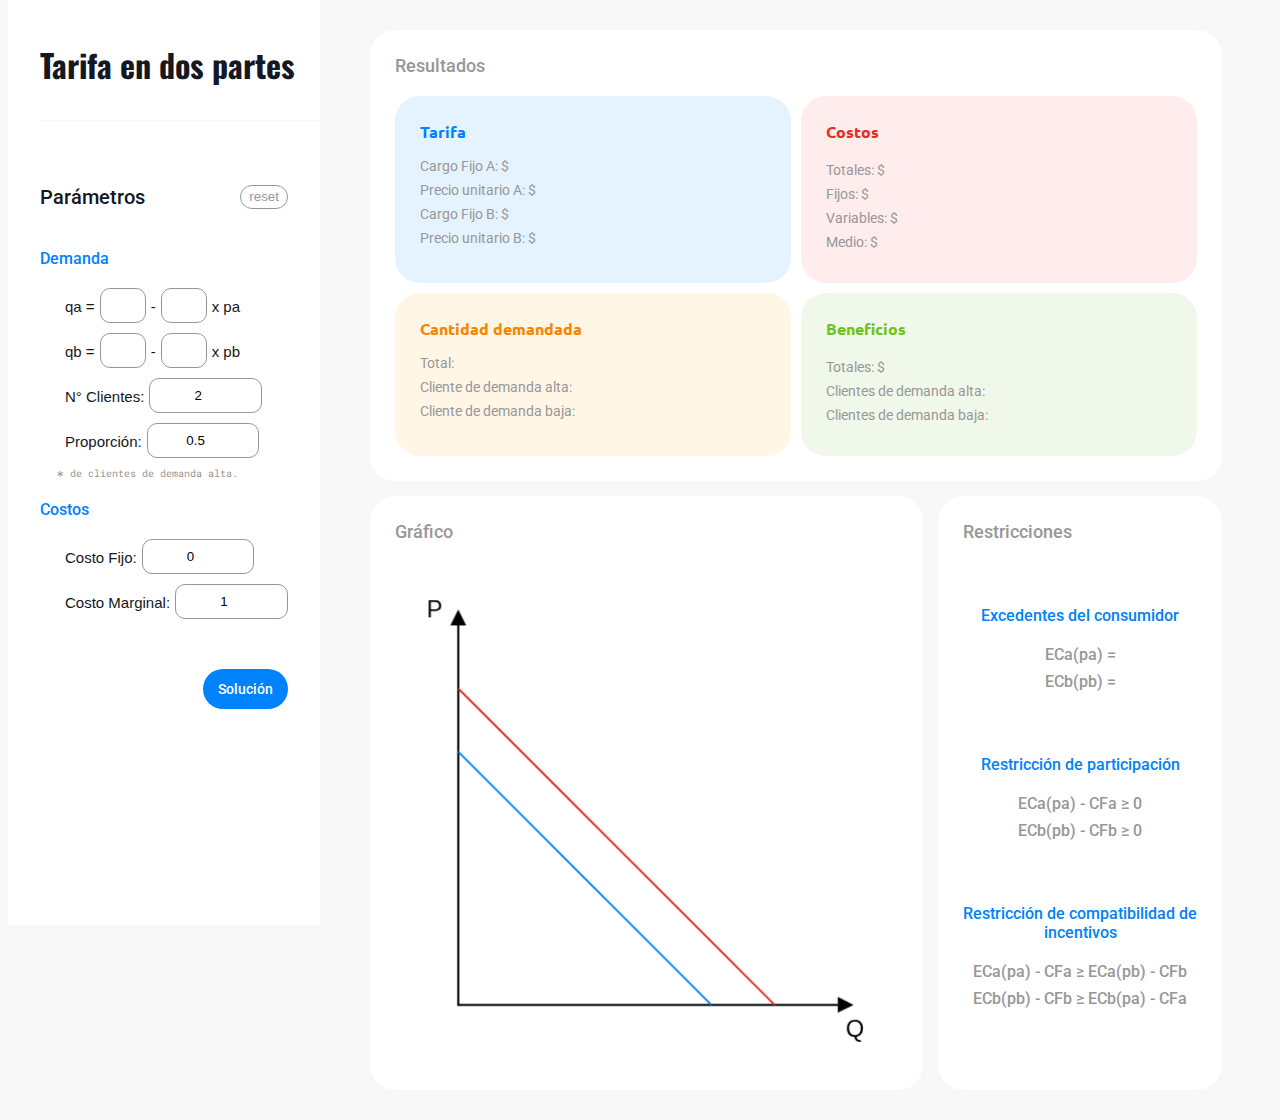
<file: index.html>
<!DOCTYPE html>

<html>

  <head>
		<title>Soluciones-eco</title>
		<!-- CSS -->
		<link rel="stylesheet" href="styles/style.css">
		<link rel="stylesheet" href="styles/grid-style.css">
		<!-- Fonts -->
		<link rel="preconnect" href="https://fonts.googleapis.com">
		<link rel="preconnect" href="https://fonts.gstatic.com" crossorigin>
		<link href="https://fonts.googleapis.com/css2?family=Kanit:wght@500&family=Oswald:wght@700&family=Roboto+Mono:wght@500;600&family=Roboto:wght@400;500&family=Ubuntu:wght@300;400&display=swap" rel="stylesheet">
  </head>

  <body>
		<nav class = "parameters-wrapping">
			<ul class = "parameters-list">
				<li class = "parameters-item">
					<h1 class="main-header" >Tarifa en dos partes </h1>
				</li>

				<li class = "parameters-item">
					<div class = "subsection-heading">
						<h3 class = "side-bar-header">	Parámetros </h3>
						<button class = "clear-button" onclick="location.href = '/'" type="button"> reset</button>
					</div>
				</li>

				<li class = "parameters-item">
					<form method= "post">
						<h4 class = "mini-header-left"> Demanda </h4>

						<div class="function-input">
							<p class="function-text">	qa = </p>
							<input class= "number-input" id="constant_1" name ="constant_1" inputmode="numeric" maxlength="4" required>
							<p class="function-text"> - </p>
							<input class= "number-input" id = "slope_1" name = "slope_1" inputmode="numeric" maxlength="3" required> 
							<p class="function-text"> x pa </p>
						</div>

						<div class="function-input">
							<p class="function-text">	qb = </p>
							<input class= "number-input" id = "constant_2" name="constant_2" inputmode="numeric" maxlength="4" required>
							<p class="function-text"> - </p>
							<input class= "number-input" id="slope_2" name = "slope_2" inputmode="numeric" maxlength="3" required> 
							<p class="function-text"> x pb </p>
						</div>

						<div class="function-input">
							<p class="function-text">	N° Clientes: </p>
							<input class= "parameter-input" id="numero_clientes" name = "numero_clientes" type="number" value="2" min = "2" required>
						</div>

						<div class="function-input">
							<p class="function-text">	Proporción: </p>
							<input class= "parameter-input" id="proporcion" name="proporcion" type="number" value="0.5" min="0" max="1" step="0.1" required>
						</div>
						<p class="observation"> &#8727; de clientes de demanda alta. </p>

						<h4 class = "mini-header-left"> Costos </h4>

						<div class="function-input">
							<p class="function-text">	Costo Fijo: </p>
							<input class= "parameter-input" id="costo_fijo" name ="costo_fijo" type="number" value="0" min="0" required>
						</div>

						<div class="function-input">
							<p class="function-text">	Costo Marginal: </p>
							<input class= "parameter-input" id ="costo_marginal" name= "costo_marginal" type="number" value="1" min="0">
						</div>
						</br>
						<button type="submit" class="generate-results-button" value="Solución"> Solución</button>
					</form>
				</li>
			</ul>
		</nav>

		<div class="main-grid">
			<div class = "results-wrapper">
				<h3 class = "sub-header"> Resultados</h3>
				<div class = "sub-results-grid">
					<div class = sub-results-wrapper>
						<div class = "tariff-wrapper">
							<h5 class = "tariff-header"> Tarifa </h5>
							<p class="results-text"> Cargo Fijo A: $</p>
							<p class="results-text"> Precio unitario A: $</p>
							<p class="results-text"> Cargo Fijo B: $</p>
							<p class="results-text"> Precio unitario B: $</p>

						</div>
						<div class = "demand-wrapper">
							<h5 class = "demand-header"> Cantidad demandada </h5>
							<p class="results-text"> Total: </p>
							<p class="results-text"> Cliente de demanda alta:  </p>
							<p class="results-text"> Cliente de demanda baja: </p>
						</div>
					</div>
					<div class = sub-results-wrapper>
						<div class = "costs-wrapper">
							<h5 class = "costs-header"> Costos </h5>
							<p class="results-text"> Totales: $ </p>
							<p class="results-text"> Fijos: $ </p>
							<p class="results-text"> Variables: $ </p>
							<p class="results-text"> Medio: $ </p>
						</div>
						<div class = "benefits-wrapper">
							<h5 class = "benefits-header"> Beneficios </h5>
							<p class="results-text"> Totales: $ </p>
							<p class="results-text"> Clientes de demanda alta: </p>
							<p class="results-text"> Clientes de demanda baja: </p>
						</div>
					</div>
				</div>
			</div>
			<div class = "graph-wrapper">
				<h3 class = "sub-header"> Gráfico </h3> 
				<canvas class = "graph" id = "t2p_graph" width = "500px" height="500px"> 
					<script src="t2p_graph.js"></script>
				</canvas>

			</div>
			<div class = restrictions-wrapper>
				<h3 class = "sub-header"> Restricciones</h3class>
				<h4 class = "mini-header-center">	Excedentes del consumidor</h4>
				<p class = "restrictions"> ECa(pa) = </p>
				<p class = "restrictions"> ECb(pb) = </p>
				<h4 class = "mini-header-center">	Restricción de participación</h4>
					<p class = "restrictions"> ECa(pa) - CFa &#8805; 0 </p>
					<p class = "restrictions"> ECb(pb) - CFb &#8805; 0 </p>

				<h4 class = "mini-header-center">	Restricción de compatibilidad de incentivos</h4>
					<p class = "restrictions"> ECa(pa) - CFa &#8805; ECa(pb) - CFb </p>
					<p class = "restrictions"> ECb(pb) - CFb &#8805; ECb(pa) - CFa </p>
			</div>
		</div>

  </body>

</html>
</file>
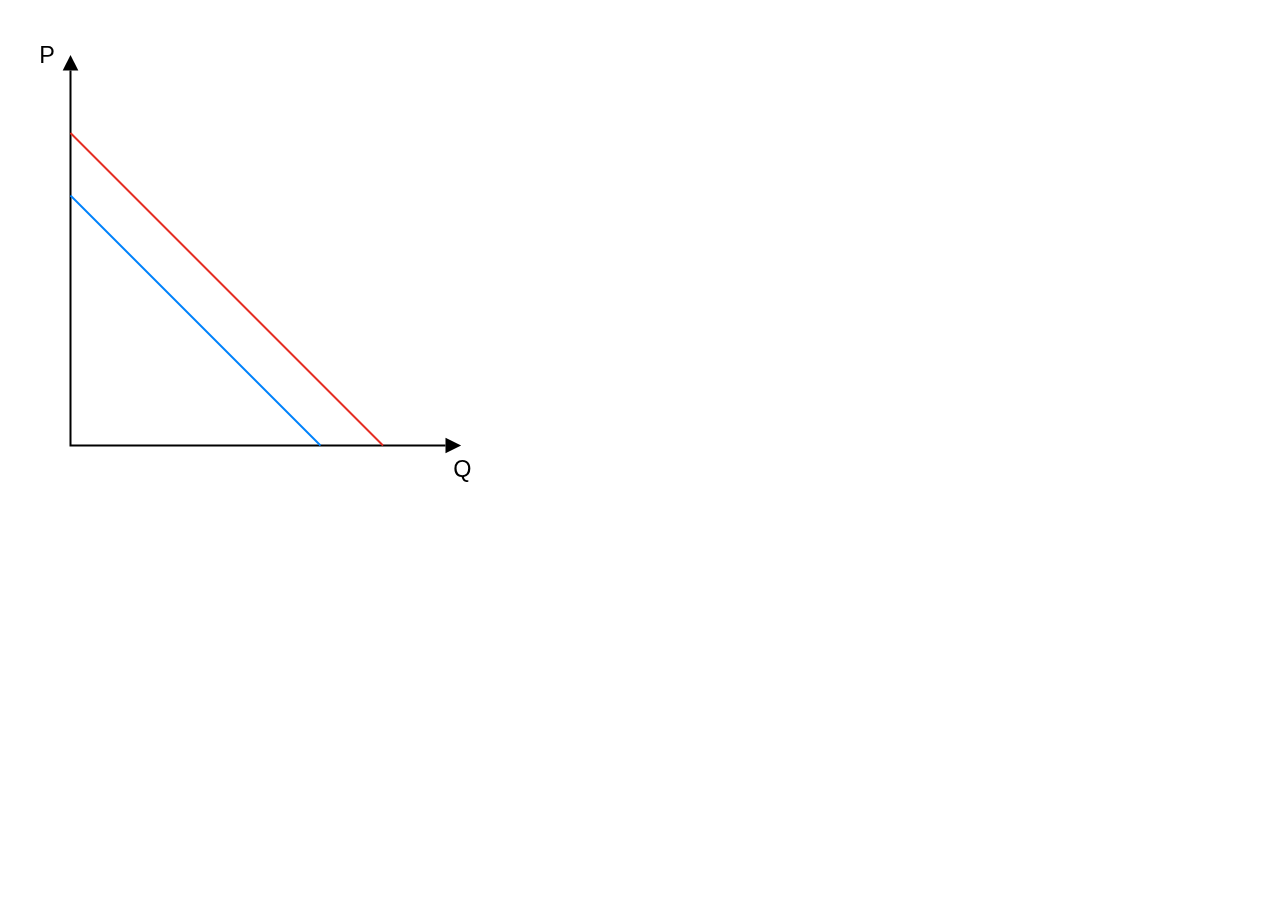
<file: graph_canvas.html>
<!DOCTYPE html>
<html lang="es">
<head>
    <meta charset="UTF-8">
    <meta name="viewport" content="width=device-width, initial-scale=1.0">
    <title>Document</title>
</head>
<body>
    <canvas class = "graph" id = "t2p_graph" width = "500px" height="500px"> 
        <script src="t2p_graph.js"></script>
    </canvas>
</body>
</html>
</file>
<file: styles/style.css>
:root {
    --text-dark:rgb(20, 24, 36);
    --text-medium-color:rgb(151, 151, 151);
    --primary:rgb(0, 130, 252);
    --primary-soft:rgb(229, 243, 255);
    --succes: rgb(113, 194, 25);
    --succes-soft: rgb(240, 248, 234);
    --info: rgb(248, 132, 1);
    --info-soft: rgb(255, 246, 229);
    --warning: rgb(229, 45, 35);
    --warning-soft: rgb(255, 236, 237);
    --background-color: rgb(248, 248, 248);
    --background-accent: white;

    background-color: var(--background-color);
    color: var(--text-dark);
    font-size: 16px;
    margin: 0px;
}

p {
    margin-top: 8px;
    margin-bottom: 8px;
}

.main-header {
    background-color: var(--background-accent);
    margin-top: 0px;
    border-bottom: 1px solid var(--background-color);
    padding-left: 0;
    padding-right: 10px;
    padding-bottom: 2rem;
    padding-top: 1rem;
    margin-bottom: 4rem;
    font-family: 'Oswald', sans-serif;
    font-size: 2rem;
}

.sub-header {
    display: block;
    margin-top: 0px;
    margin-bottom: 20px;
    font-family: Roboto;
    font-weight: 500;
    font-size: 18px;
    color: var(--text-medium-color);
}

.observation {
    color: var(--text-medium-color);
    font-size: 0.65rem;
    margin-left: 1rem;
    font-family: 'Roboto Mono', monospace;
}

/* --------------------------------------------- */
/* -------- Side-bar (Parámetros)  ------------- */
/* --------------------------------------------- */

.parameters-wrapping {
    height: 100vh;
    width: 17.5rem;
    position: fixed;
    background-color: var(--background-accent);
    padding-top: 25px;
    padding-left: 2rem;
    top: 0;
    margin-top: 0;
}

.parameters-list {
    list-style: none;
    padding: 0;
    margin: 0;
    display: flex;
    flex-direction: column;
    align-items: center;
}

.parameters-item {
width: 100%;
}


.subsection-heading {
    display: flex;
    margin: 0;
    padding: 0;
}

.side-bar-header {
    background-color: var(--background-accent);
    margin-top: 0px;
    padding-left: 0px;
    margin-bottom: 20px;
    font-family:Roboto;
    font-weight: 500;
    font-size: 1.25rem;
    color: var(--text-dark);

}

.clear-button {
    color: var(--text-medium-color);
    border: 1px solid var(--text-medium-color);
    background-color: white;
    padding-left: 8px;
    padding-right: 8px;
    padding-top: 2px;
    padding-bottom: 3px;
    border-radius: 15px;
    cursor:pointer;
    margin-left: auto;
    margin-right: 2rem;
    transition: color border background-color 0.15s;
    height: 24px;
}

.clear-button:hover {
    color: var(--warning);
    border: 1px solid var(--warning);
}

.clear-button:active {
    color: white;
    border: 1px solid var(--warning);
    background-color: var(--warning);
}

.mini-header-left {
    display: block;
    margin-top: 20px;
    margin-bottom: 20px;
    font-family: Roboto;
    font-weight: 500;
    color: var(--primary);
}

.mini-header-center {
    display: block;
    margin-top: 4rem;
    margin-bottom: 20px;
    font-family: Roboto;
    font-weight: 500;
    color: var(--primary);
    text-align: center;
}


.function-input {
    display: flex;
    font-family: Arial;
    font-size: 15px;
    margin-top: 10px;
    margin-left: 20px;
}

.function-text {
    margin-top: 10px;
    margin-left: 10px;
    margin-left: 5px;
}

.number-input {
    width: 3em;
    border: 1px solid;
    border-color: var(--text-medium-color);
    border-radius: 10px;
    margin-left: 5px;
    text-align: center;
}

.parameter-input {
    width: 8em;
    border: 1px solid;
    border-color: var(--text-medium-color);
    border-radius: 10px;
    margin-left: 5px;
    text-align: center;
}


.generate-results-button {
    display: block;
    color: white;
    background-color: var(--primary);
    font-family:Roboto;
    font-weight: 500;
    font-size: 0.85rem;
    border: none;
    padding-left: 15px;
    padding-right: 15px;
    padding-top: 12px;
    padding-bottom: 12px;
    border-radius: 25px;
    margin-left: auto;
    margin-right: 2rem;
    margin-top: 2rem;
    cursor:pointer;    
    transition: opacity 0.15s;
}

.generate-results-button:hover {
    opacity: 0.8;
}

.generate-results-button:active {
    opacity: 0.5;
}

/* --------------------------------------------- */
/* --------------  Resultados  ----------------- */
/* --------------------------------------------- */


.results-text {
    color:var(--text-medium-color);
    font-family: Roboto;
    font-weight: normal;
    font-size: 14px;
}

.tariff-header {
    display: block;
    margin-top: 0px;
    margin-bottom: 1rem;
    font-family: 'Ubuntu', sans-serif;
    font-size: 1rem;
    color: var(--primary);
}

.demand-header {
    display: block;
    margin-top: 0px;
    margin-bottom: 1rem;
    font-family: 'Ubuntu', sans-serif;
    font-size: 1rem;
    color: var(--info);
}

.costs-header {
    display: block;
    margin-top: 0px;
    margin-bottom: 20px;
    font-family: 'Ubuntu', sans-serif;
    font-size: 1rem;
    color: var(--warning);
}

.benefits-header {
    display: block;
    margin-top: 0px;
    margin-bottom: 20px;
    font-family: 'Ubuntu', sans-serif;
    font-size: 1rem;
    color: var(--succes);
}

/* --------------------------------------------- */
/* -----------------  Gráfico  ----------------- */
/* --------------------------------------------- */


.graph {
    display: block;
    margin: auto;
    width:100%;
}


.generate-graph-button:hover {
    opacity: 0.8;
}

.generate-graph-button:active {
    opacity: 0.5;
}

/* --------------------------------------------- */
/* -------------  Restricciones  --------------- */
/* --------------------------------------------- */

.restrictions {
    display: block;
    color:var(--text-medium-color);
    font-family: Roboto;
    font-weight: 500;
    text-align: center;
}

.text-warning {
    display: block;
    color:var(--warning);
    font-family: Roboto;
    font-weight: 500;
    text-align: center;

}
</file>
<file: styles/grid-style.css>
.main-grid {
    display: grid;
    grid-template-columns: repeat(auto-fit,  minmax(215px, 1fr));
    margin-left: 362px;
    margin-top: 30px;
    margin-bottom: 30px;
    margin-right: 50px;
    gap: 15px;
    
}

.results-wrapper {
    grid-column: span 4;
    background-color: var(--background-accent);
    padding: 25px;
    border-radius: 25px;
}

.sub-results-grid{
    display: grid;
    grid-template-columns: repeat(auto-fit, minmax(215px ,1fr));
    gap: 10px;
    vertical-align: top;
}

.sub-results-wrapper {
    display: grid;
    grid-template-columns: repeat(auto-fit,minmax(215px,1fr));
    gap: 10px;
}

.tariff-wrapper {
    background-color: var(--primary-soft);
    padding: 25px;
    border-radius: 25px;
}

.demand-wrapper {
    background-color: var(--info-soft);
    padding: 25px;
    border-radius: 25px;
}

.costs-wrapper {
    background-color: var(--warning-soft);
    padding: 25px;
    border-radius: 25px;
}

.benefits-wrapper {
    background-color: var(--succes-soft);
    padding: 25px;
    border-radius: 25px;
}

.graph-wrapper {
    grid-column: span 2;
    background-color: var(--background-accent);
    padding: 25px;
    border-radius: 25px;
}

.restrictions-wrapper {
    grid-column: span 2;
    justify-content: left;
    background-color: var(--background-accent);
    padding: 25px;
    border-radius: 25px;
}
</file>
